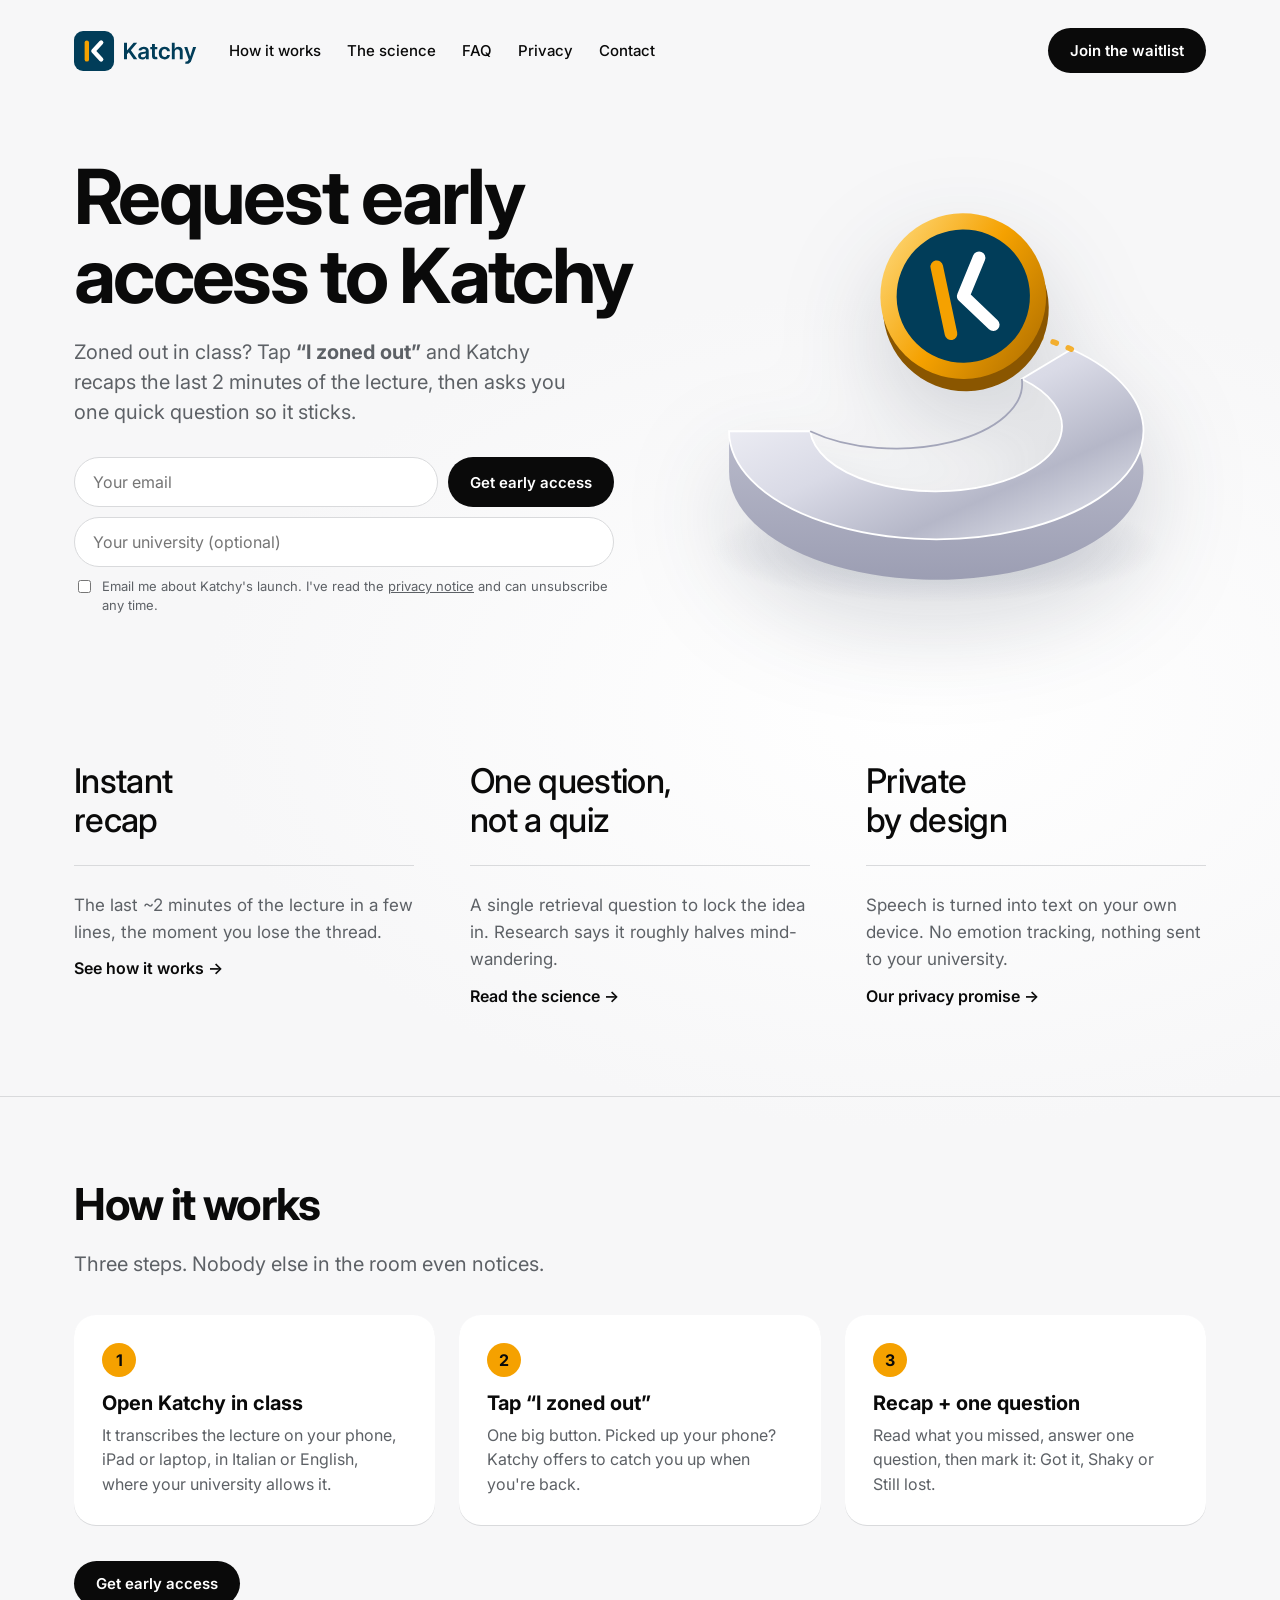
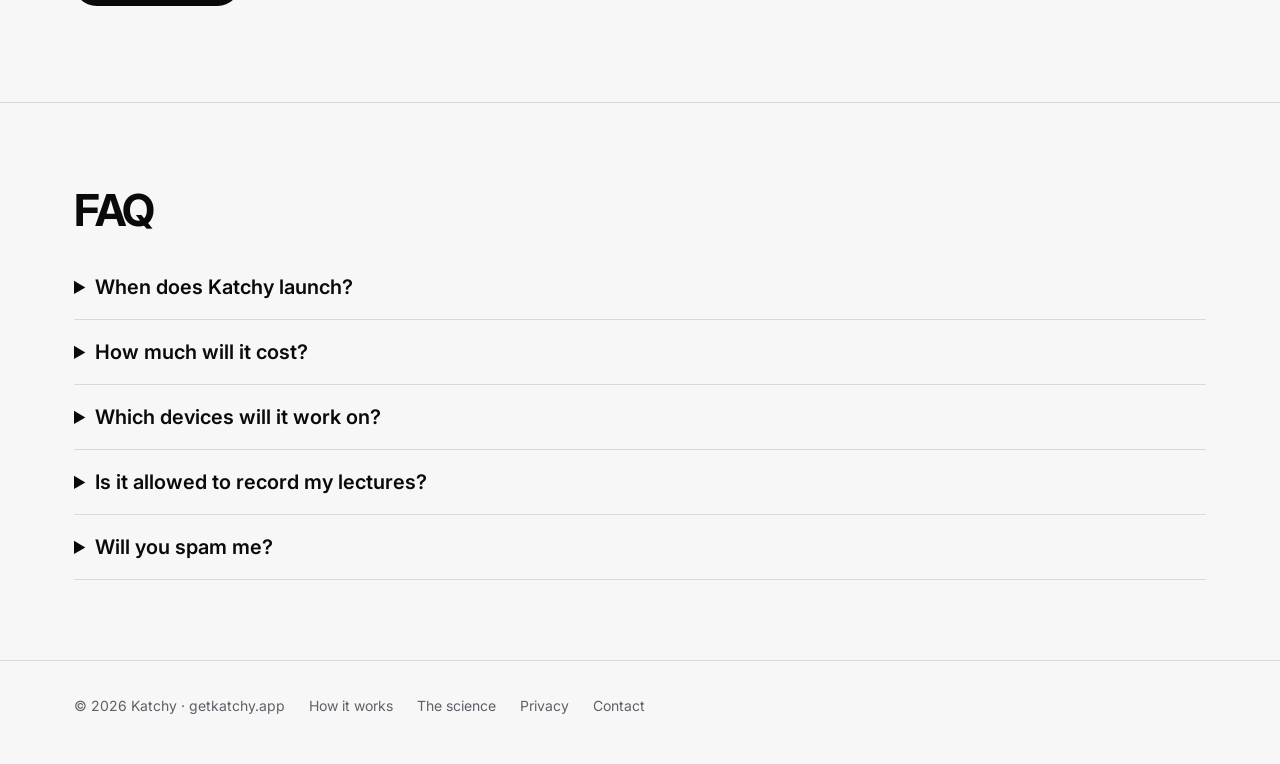
<file: index.html>
<!doctype html>
<html lang="en">
<head>
<meta charset="utf-8"><meta name="viewport" content="width=device-width,initial-scale=1">
<title>Katchy · Zoned out in class? We Katch you up.</title>
<meta name="description" content="Tap “I zoned out” and Katchy recaps the last 2 minutes of your lecture and asks you one question. Join the waitlist.">
<link rel="icon" href="icon.svg" type="image/svg+xml"><link rel="stylesheet" href="style.css">
</head>
<body>
<div class="wrap">
<nav>
  <a class="brand" href="index.html" aria-label="Katchy home"><img src="logo.svg" alt="Katchy"></a>
  <div class="links">
    <a href="#how">How it works</a>
    <a href="science.html">The science</a>
    <a href="#faq">FAQ</a>
    <a href="privacy.html">Privacy</a>
    <a href="contact.html">Contact</a>
  </div>
  <a class="pill" href="#join">Join the waitlist</a>
</nav>

<header class="hero" id="join">
  <div>
    <h1>Request early access to Katchy</h1>
    <p class="lead">Zoned out in class? Tap <b>“I zoned out”</b> and Katchy recaps the last 2 minutes of the lecture, then asks you one quick question so it sticks.</p>
    <form class="wl" novalidate>
      <input type="email" name="email" placeholder="Your email" autocomplete="email" required aria-label="Email">
      <button class="pill" type="submit">Get early access</button>
      <input type="text" name="university" placeholder="Your university (optional)" aria-label="University">
      <input class="hp" type="text" name="botcheck" tabindex="-1" autocomplete="off" aria-hidden="true">
      <label class="consent"><input type="checkbox" name="consent"> <span>Email me about Katchy's launch. I've read the <a href="privacy.html">privacy notice</a> and can unsubscribe any time.</span></label>
      <p class="status" role="status" aria-live="polite"></p>
    </form>
  </div>
  <svg class="art" viewBox="0 0 600 520" role="img" aria-label="A chrome ring with the Katchy K coin">
    <defs>
      <linearGradient id="chrome" x1="0" y1="0" x2="1" y2="1"><stop offset="0" stop-color="#fbfbfe"/><stop offset=".45" stop-color="#d9dae6"/><stop offset=".7" stop-color="#b5b7c8"/><stop offset="1" stop-color="#eef0f6"/></linearGradient>
      <linearGradient id="side" x1="0" y1="0" x2="0" y2="1"><stop offset="0" stop-color="#c9cad8"/><stop offset="1" stop-color="#9c9eb3"/></linearGradient>
      <linearGradient id="gold" x1="0" y1="0" x2="1" y2="1"><stop offset="0" stop-color="#ffe08a"/><stop offset=".5" stop-color="#F5A100"/><stop offset="1" stop-color="#a86a00"/></linearGradient>
      <radialGradient id="shadow"><stop offset="0" stop-color="#7a7f94" stop-opacity=".35"/><stop offset="1" stop-color="#7a7f94" stop-opacity="0"/></radialGradient>
    </defs>
    <ellipse cx="300" cy="420" rx="250" ry="60" fill="url(#shadow)"/>
    <!-- ring: side wall then top face, with a gap (the 2 minutes you missed) -->
    <g transform="translate(300 290)">
      <path d="M-230 0 A230 120 0 1 0 150 -91 L150 -46 A230 120 0 1 1 -230 45 Z" fill="url(#side)"/>
      <path d="M-230 0 A230 120 0 1 0 150 -91 L95 -58 A140 72 0 1 1 -140 0 Z" fill="url(#chrome)" stroke="#fff" stroke-width="2"/>
      <path d="M-140 0 A140 72 0 0 0 95 -58" fill="none" stroke="#a3a5b9" stroke-width="2"/>
      <!-- the gap, highlighted -->
      <path d="M150 -91 A230 120 0 0 0 -10 -120" fill="none" stroke="#F5A100" stroke-width="6" stroke-dasharray="4 14" stroke-linecap="round" opacity=".8"/>
    </g>
    <!-- coin with K -->
    <g transform="translate(330 140) rotate(-12)">
      <ellipse cx="0" cy="14" rx="92" ry="92" fill="#8a5600"/>
      <ellipse cx="0" cy="0" rx="92" ry="92" fill="url(#gold)"/>
      <circle r="74" fill="#013D59"/>
      <g fill="none" stroke-width="14" stroke-linecap="round" stroke-linejoin="round">
        <path d="M-22 -38V38" stroke="#F5A100"/><path d="M26 -38L0 0L26 38" stroke="#fff"/>
      </g>
    </g>
  </svg>
</header>

<section class="cols" aria-label="What you get">
  <div><h3>Instant<br>recap</h3><p>The last ~2 minutes of the lecture in a few lines, the moment you lose the thread.</p><a href="#how">See how it works →</a></div>
  <div><h3>One question,<br>not a quiz</h3><p>A single retrieval question to lock the idea in. Research says it roughly halves mind-wandering.</p><a href="science.html">Read the science →</a></div>
  <div><h3>Private<br>by design</h3><p>Speech is turned into text on your own device. No emotion tracking, nothing sent to your university.</p><a href="privacy.html">Our privacy promise →</a></div>
</section>
</div>

<section class="band" id="how"><div class="wrap">
  <h2>How it works</h2>
  <p class="lead">Three steps. Nobody else in the room even notices.</p>
  <div class="steps">
    <div class="step"><b>1</b><h4>Open Katchy in class</h4><p>It transcribes the lecture on your phone, iPad or laptop, in Italian or English, where your university allows it.</p></div>
    <div class="step"><b>2</b><h4>Tap “I zoned out”</h4><p>One big button. Picked up your phone? Katchy offers to catch you up when you're back.</p></div>
    <div class="step"><b>3</b><h4>Recap + one question</h4><p>Read what you missed, answer one question, then mark it: Got it, Shaky or Still lost.</p></div>
  </div>
  <p style="margin-top:36px"><a class="pill" href="#join">Get early access</a></p>
</div></section>

<section class="band" id="faq"><div class="wrap">
  <h2>FAQ</h2>
  <details><summary>When does Katchy launch?</summary><p>We're testing with students in Milan this semester. Waitlist members get the first invites, before the public launch.</p></details>
  <details><summary>How much will it cost?</summary><p>Early access is free. If we ever add paid features, waitlist members will hear first and keep a free way to use the core button.</p></details>
  <details><summary>Which devices will it work on?</summary><p>iPhone and iPad first, with a Windows version for laptops in testing.</p></details>
  <details><summary>Is it allowed to record my lectures?</summary><p>Personal-study recording is generally tolerated in Italy, but each university and professor can set their own rules. Ask your professor; Katchy keeps everything on your device either way.</p></details>
  <details><summary>Will you spam me?</summary><p>No. You'll get a handful of emails about the launch at most, and every one has an unsubscribe option.</p></details>
</div></section>

<footer><div class="wrap">
  <span>© 2026 Katchy · getkatchy.app</span>
  <a href="#how">How it works</a><a href="science.html">The science</a><a href="privacy.html">Privacy</a><a href="contact.html">Contact</a>
</div></footer>
<script src="app.js"></script>
</body>
</html>
</file>
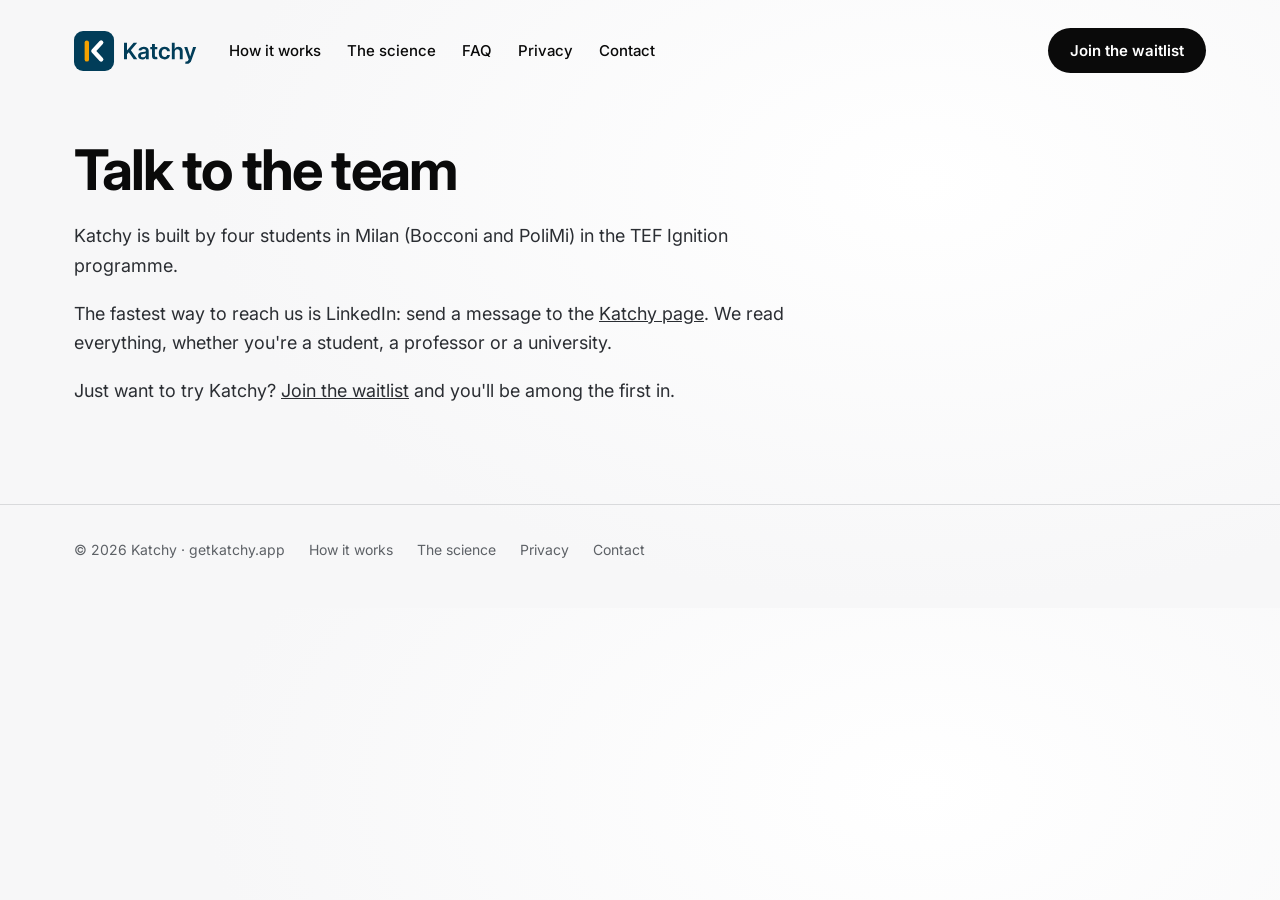
<file: contact.html>
<!doctype html>
<html lang="en"><head><meta charset="utf-8"><meta name="viewport" content="width=device-width,initial-scale=1"><title>Contact · Katchy</title><link rel="icon" href="icon.svg" type="image/svg+xml"><link rel="stylesheet" href="style.css"></head><body><div class="wrap">
<nav><a class="brand" href="index.html" aria-label="Katchy home"><img src="logo.svg" alt="Katchy"></a><div class="links"><a href="index.html#how">How it works</a><a href="science.html">The science</a><a href="index.html#faq">FAQ</a><a href="privacy.html">Privacy</a><a href="contact.html">Contact</a></div><a class="pill" href="index.html#join">Join the waitlist</a></nav><main class="page"><h1>Talk to the team</h1>
<p>Katchy is built by four students in Milan (Bocconi and PoliMi) in the TEF Ignition programme.</p>
<p>The fastest way to reach us is LinkedIn: send a message to the <a href="https://www.linkedin.com/company/katchy-ai" target="_blank" rel="noopener">Katchy page</a>. We read everything, whether you're a student, a professor or a university.</p>
<p>Just want to try Katchy? <a href="index.html#join">Join the waitlist</a> and you'll be among the first in.</p></main></div><footer><div class="wrap"><span>© 2026 Katchy · getkatchy.app</span><a href="index.html#how">How it works</a><a href="science.html">The science</a><a href="privacy.html">Privacy</a><a href="contact.html">Contact</a></div></footer></body></html>
</file>
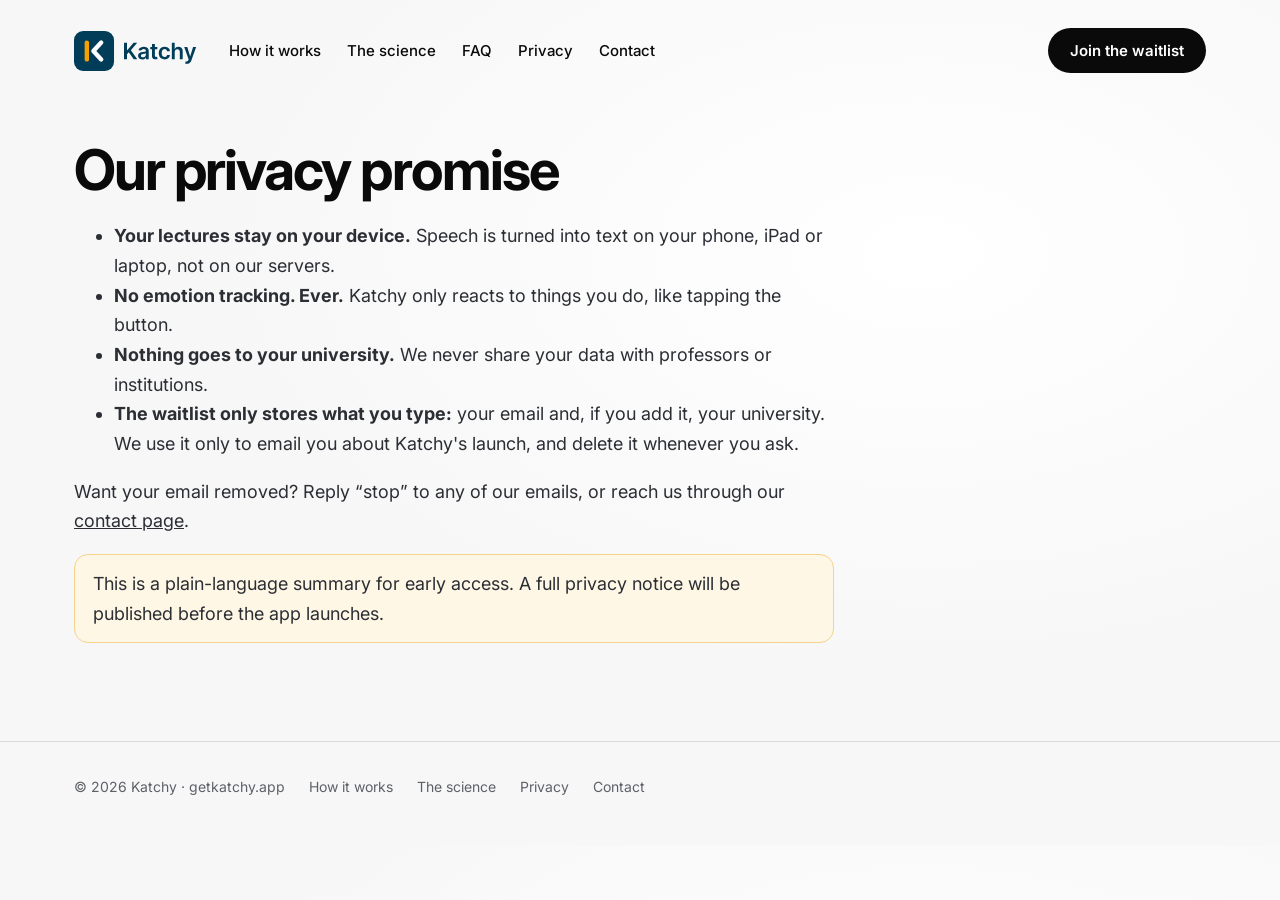
<file: privacy.html>
<!doctype html>
<html lang="en"><head><meta charset="utf-8"><meta name="viewport" content="width=device-width,initial-scale=1"><title>Privacy · Katchy</title><link rel="icon" href="icon.svg" type="image/svg+xml"><link rel="stylesheet" href="style.css"></head><body><div class="wrap">
<nav><a class="brand" href="index.html" aria-label="Katchy home"><img src="logo.svg" alt="Katchy"></a><div class="links"><a href="index.html#how">How it works</a><a href="science.html">The science</a><a href="index.html#faq">FAQ</a><a href="privacy.html">Privacy</a><a href="contact.html">Contact</a></div><a class="pill" href="index.html#join">Join the waitlist</a></nav><main class="page"><h1>Our privacy promise</h1>
<ul><li><b>Your lectures stay on your device.</b> Speech is turned into text on your phone, iPad or laptop, not on our servers.</li>
<li><b>No emotion tracking. Ever.</b> Katchy only reacts to things you do, like tapping the button.</li>
<li><b>Nothing goes to your university.</b> We never share your data with professors or institutions.</li>
<li><b>The waitlist only stores what you type:</b> your email and, if you add it, your university. We use it only to email you about Katchy's launch, and delete it whenever you ask.</li></ul>
<p>Want your email removed? Reply “stop” to any of our emails, or reach us through our <a href="contact.html">contact page</a>.</p>
<p class="note">This is a plain-language summary for early access. A full privacy notice will be published before the app launches.</p></main></div><footer><div class="wrap"><span>© 2026 Katchy · getkatchy.app</span><a href="index.html#how">How it works</a><a href="science.html">The science</a><a href="privacy.html">Privacy</a><a href="contact.html">Contact</a></div></footer></body></html>
</file>
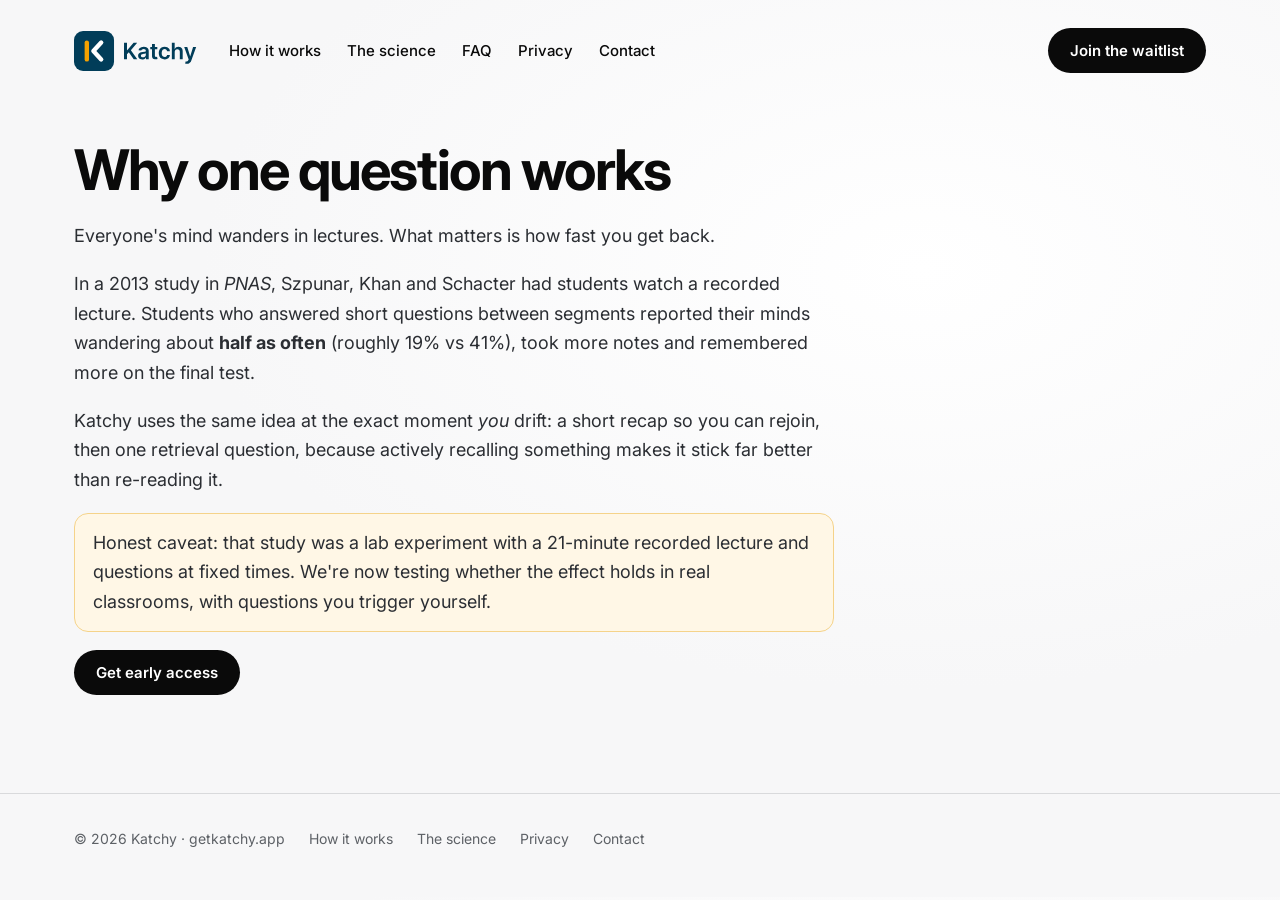
<file: science.html>
<!doctype html>
<html lang="en"><head><meta charset="utf-8"><meta name="viewport" content="width=device-width,initial-scale=1"><title>The science · Katchy</title><link rel="icon" href="icon.svg" type="image/svg+xml"><link rel="stylesheet" href="style.css"></head><body><div class="wrap">
<nav><a class="brand" href="index.html" aria-label="Katchy home"><img src="logo.svg" alt="Katchy"></a><div class="links"><a href="index.html#how">How it works</a><a href="science.html">The science</a><a href="index.html#faq">FAQ</a><a href="privacy.html">Privacy</a><a href="contact.html">Contact</a></div><a class="pill" href="index.html#join">Join the waitlist</a></nav><main class="page"><h1>Why one question works</h1>
<p>Everyone's mind wanders in lectures. What matters is how fast you get back.</p>
<p>In a 2013 study in <i>PNAS</i>, Szpunar, Khan and Schacter had students watch a recorded lecture. Students who answered short questions between segments reported their minds wandering about <b>half as often</b> (roughly 19% vs 41%), took more notes and remembered more on the final test.</p>
<p>Katchy uses the same idea at the exact moment <i>you</i> drift: a short recap so you can rejoin, then one retrieval question, because actively recalling something makes it stick far better than re-reading it.</p>
<p class="note">Honest caveat: that study was a lab experiment with a 21-minute recorded lecture and questions at fixed times. We're now testing whether the effect holds in real classrooms, with questions you trigger yourself.</p>
<p><a class="pill" href="index.html#join">Get early access</a></p></main></div><footer><div class="wrap"><span>© 2026 Katchy · getkatchy.app</span><a href="index.html#how">How it works</a><a href="science.html">The science</a><a href="privacy.html">Privacy</a><a href="contact.html">Contact</a></div></footer></body></html>
</file>
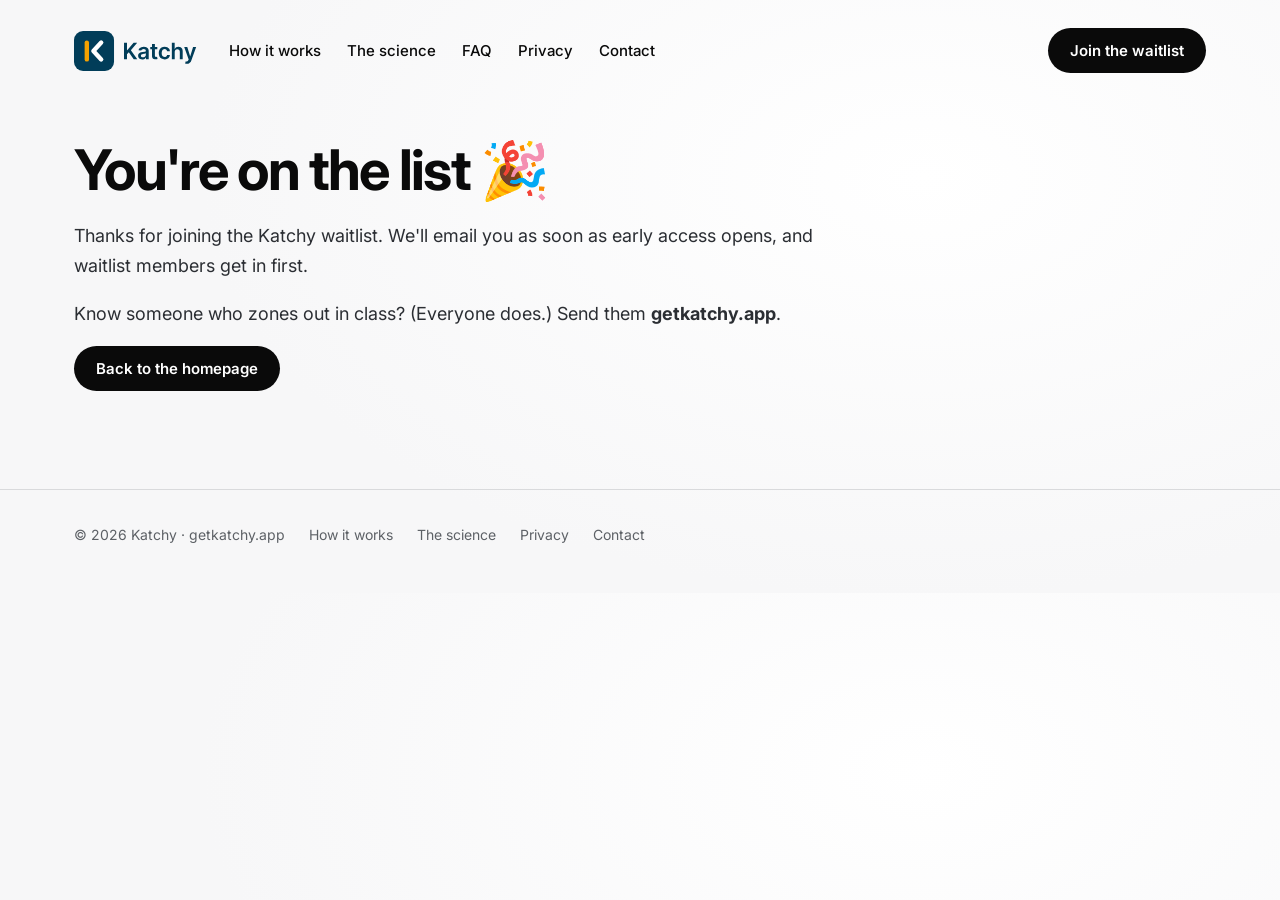
<file: thanks.html>
<!doctype html>
<html lang="en"><head><meta charset="utf-8"><meta name="viewport" content="width=device-width,initial-scale=1"><title>You are on the list · Katchy</title><link rel="icon" href="icon.svg" type="image/svg+xml"><link rel="stylesheet" href="style.css"></head><body><div class="wrap">
<nav><a class="brand" href="index.html" aria-label="Katchy home"><img src="logo.svg" alt="Katchy"></a><div class="links"><a href="index.html#how">How it works</a><a href="science.html">The science</a><a href="index.html#faq">FAQ</a><a href="privacy.html">Privacy</a><a href="contact.html">Contact</a></div><a class="pill" href="index.html#join">Join the waitlist</a></nav><main class="page"><h1>You're on the list 🎉</h1>
<p>Thanks for joining the Katchy waitlist. We'll email you as soon as early access opens, and waitlist members get in first.</p>
<p>Know someone who zones out in class? (Everyone does.) Send them <b>getkatchy.app</b>.</p>
<p><a class="pill" href="index.html">Back to the homepage</a></p></main></div><footer><div class="wrap"><span>© 2026 Katchy · getkatchy.app</span><a href="index.html#how">How it works</a><a href="science.html">The science</a><a href="privacy.html">Privacy</a><a href="contact.html">Contact</a></div></footer></body></html>
</file>
<file: style.css>
@import url("https://fonts.googleapis.com/css2?family=Inter:wght@400;500;600;700;800&display=swap");
:root{--ink:#0a0a0a;--muted:#5d6166;--line:#d9dadc;--bg:#f7f7f8;--navy:#013D59;--amber:#F5A100;--card:#fff}
*{box-sizing:border-box}
html{scroll-behavior:smooth}
body{margin:0;font-family:Inter,"Segoe UI",Arial,sans-serif;color:var(--ink);background:radial-gradient(1200px 700px at 72% 30%,#fff 0,var(--bg) 60%);-webkit-font-smoothing:antialiased}
a{color:inherit}
.wrap{max-width:1180px;margin:0 auto;padding:0 24px}
nav{display:flex;align-items:center;gap:32px;padding:28px 0}
nav .brand img{height:40px;display:block}
nav .links{display:flex;gap:26px;flex:1}
nav .links a{text-decoration:none;font-weight:500;font-size:15px}
nav .links a:hover{text-decoration:underline}
.pill{background:var(--ink);color:#fff;text-decoration:none;border:0;border-radius:999px;padding:13px 22px;font:600 15px Inter,sans-serif;cursor:pointer;display:inline-block}
.pill:hover{background:#222}
.hero{display:grid;grid-template-columns:1.05fr 1fr;align-items:center;gap:24px;padding:56px 0 40px}
h1{font-size:clamp(42px,6vw,76px);line-height:1.04;letter-spacing:-.035em;margin:0 0 22px;font-weight:700}
.lead{font-size:20px;color:var(--muted);line-height:1.5;margin:0 0 30px;max-width:520px}
.art{width:100%;max-width:560px;justify-self:end;filter:drop-shadow(0 40px 50px rgba(30,40,60,.18))}
form.wl{display:flex;flex-wrap:wrap;gap:10px;max-width:540px}
form.wl input[type=email],form.wl input[type=text]{flex:1 1 220px;padding:14px 18px;border:1px solid var(--line);border-radius:999px;font:16px Inter,sans-serif;background:#fff}
form.wl label.consent{flex-basis:100%;font-size:13px;color:var(--muted);display:flex;gap:8px;align-items:flex-start;line-height:1.45}
.status{flex-basis:100%;font-size:15px;min-height:22px;margin:4px 0 0}
.status.ok{color:#137a4b;font-weight:600}.status.err{color:#b3261e}
.hp{position:absolute;left:-9999px}
.cols{display:grid;grid-template-columns:repeat(3,1fr);gap:56px;padding:70px 0 90px}
.cols h3{font-size:34px;line-height:1.15;letter-spacing:-.02em;font-weight:500;margin:0 0 26px;padding-bottom:26px;border-bottom:1px solid var(--line)}
.cols p{color:var(--muted);font-size:17px;line-height:1.6;margin:0 0 12px}
.cols a{font-weight:600;text-decoration:none}.cols a:hover{text-decoration:underline}
section.band{padding:80px 0;border-top:1px solid var(--line)}
section.band h2{font-size:44px;letter-spacing:-.03em;margin:0 0 18px;font-weight:700}
.steps{display:grid;grid-template-columns:repeat(3,1fr);gap:24px;margin-top:36px}
.step{background:var(--card);border-radius:22px;padding:28px;box-shadow:0 1px 0 var(--line)}
.step b{display:inline-grid;place-items:center;width:34px;height:34px;border-radius:50%;background:var(--amber);margin-bottom:14px}
.step h4{margin:0 0 8px;font-size:20px}.step p{margin:0;color:var(--muted);line-height:1.55}
details{border-bottom:1px solid var(--line);padding:20px 0}
summary{font-size:20px;font-weight:600;cursor:pointer}
details p{color:var(--muted);line-height:1.6;max-width:760px}
footer{border-top:1px solid var(--line);padding:36px 0 50px;color:var(--muted);font-size:14px}
footer .wrap{display:flex;gap:24px;flex-wrap:wrap;align-items:center}
footer a{text-decoration:none}footer a:hover{text-decoration:underline}
.page{max-width:760px;padding:40px 0 80px}
.page h1{font-size:clamp(36px,5vw,56px)}
.page p,.page li{font-size:18px;line-height:1.65;color:#2b2e33}
.note{background:#fff7e6;border:1px solid #f5d38a;border-radius:14px;padding:14px 18px;font-size:15px}
@media (max-width:860px){nav .links{display:none}.hero{grid-template-columns:1fr}.art{justify-self:center;max-width:420px}.cols,.steps{grid-template-columns:1fr;gap:28px}}
</file>
